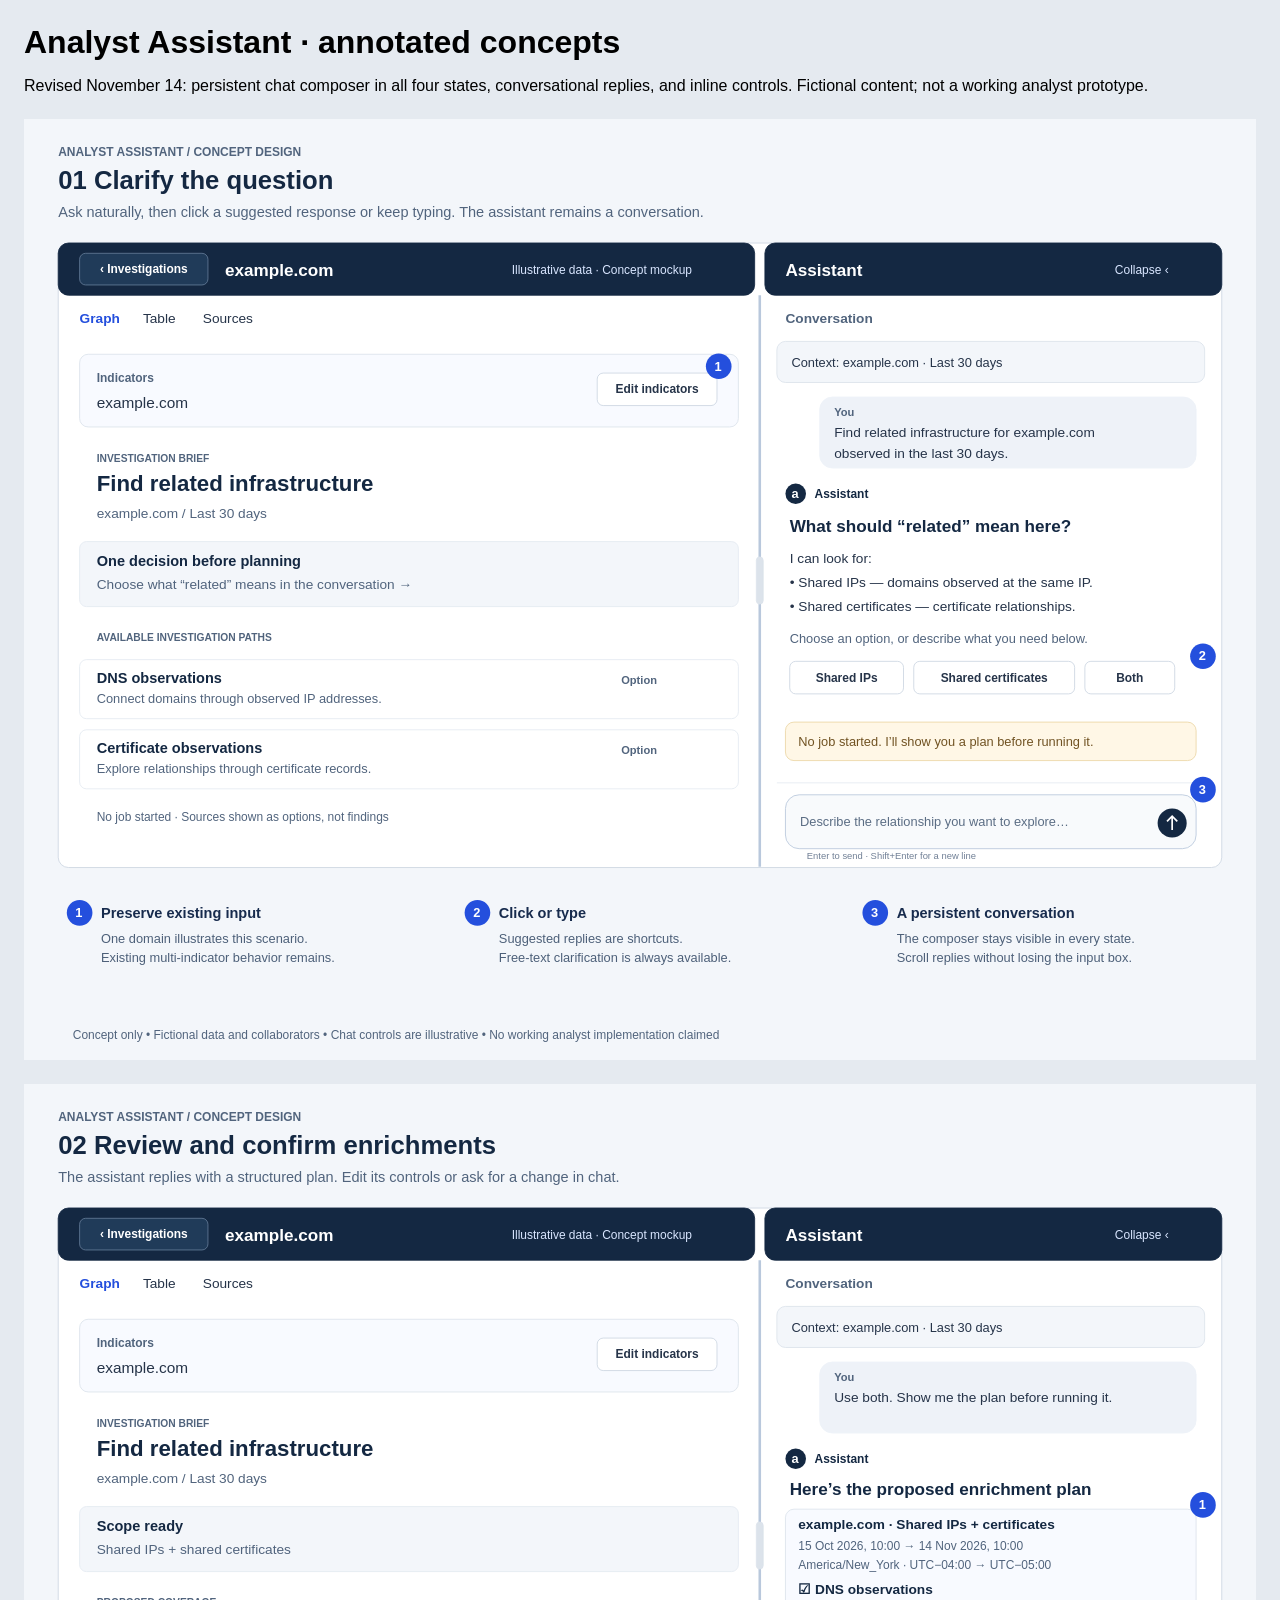
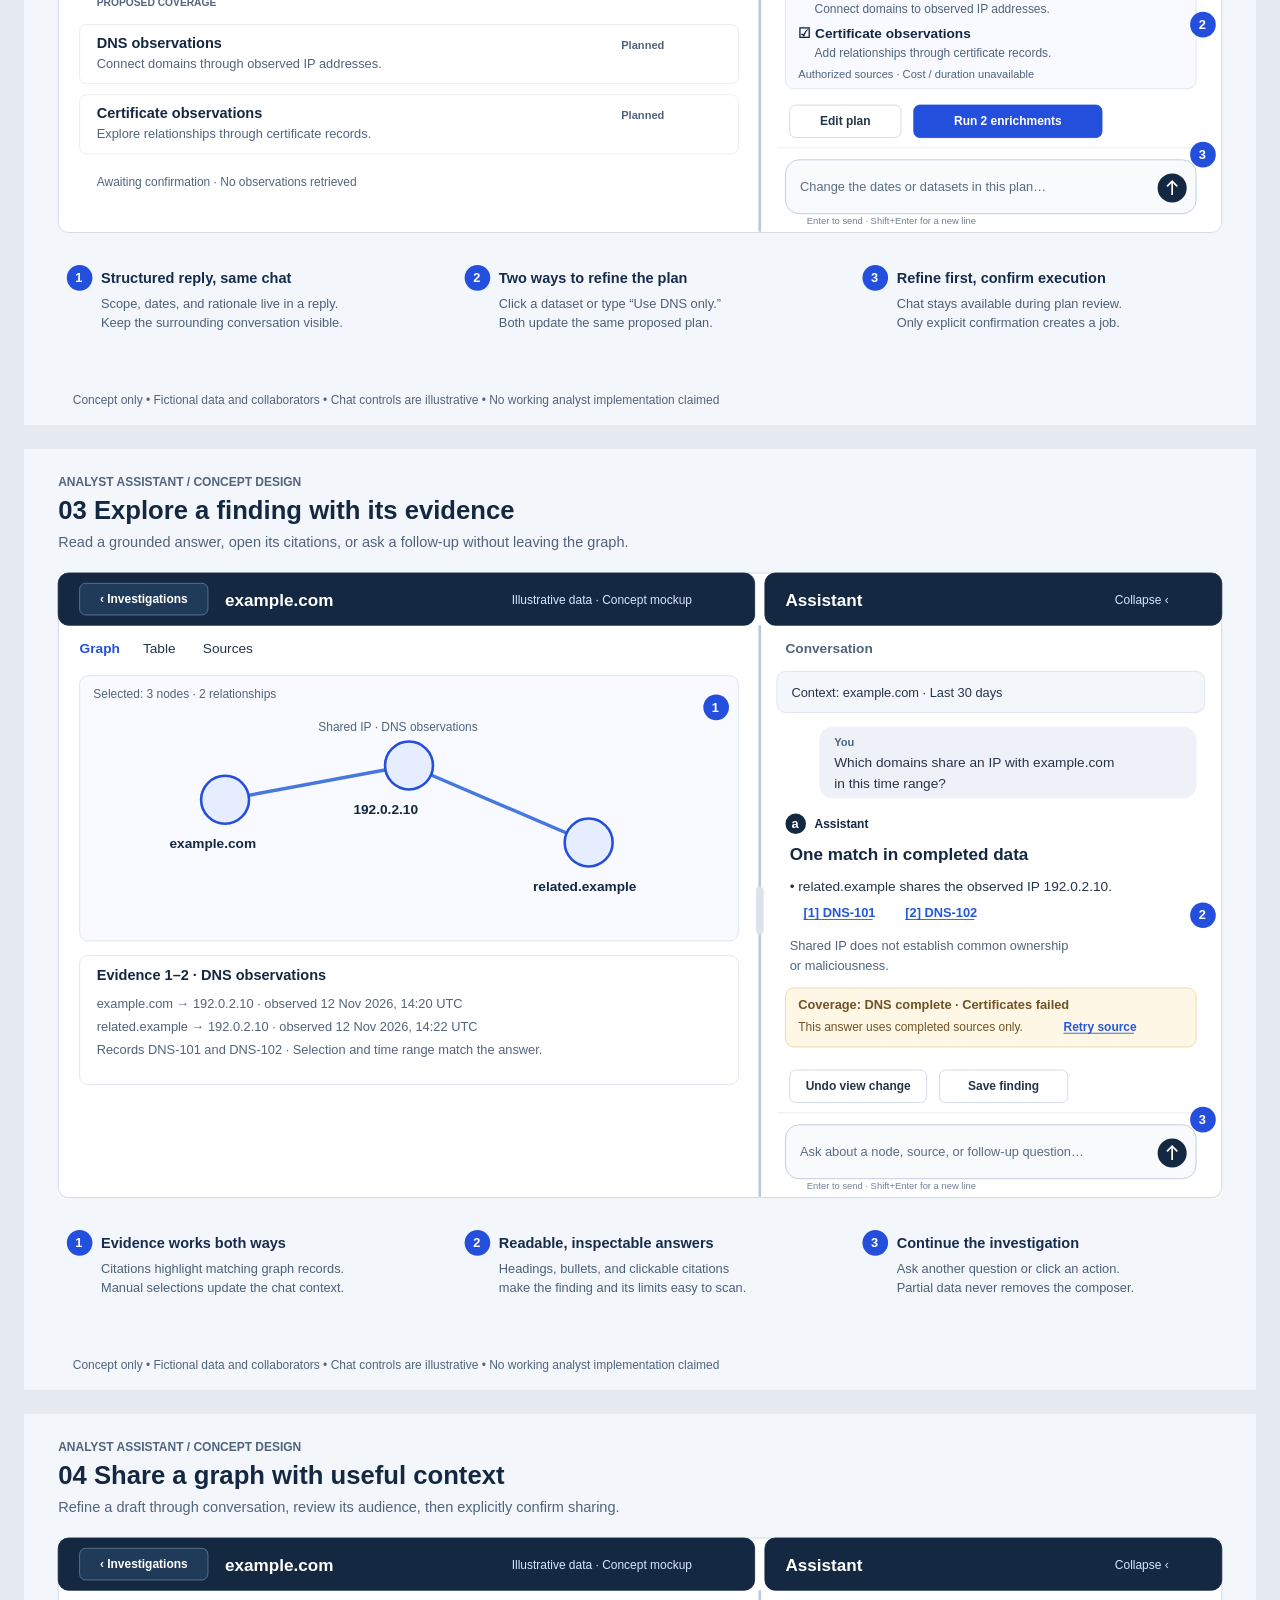
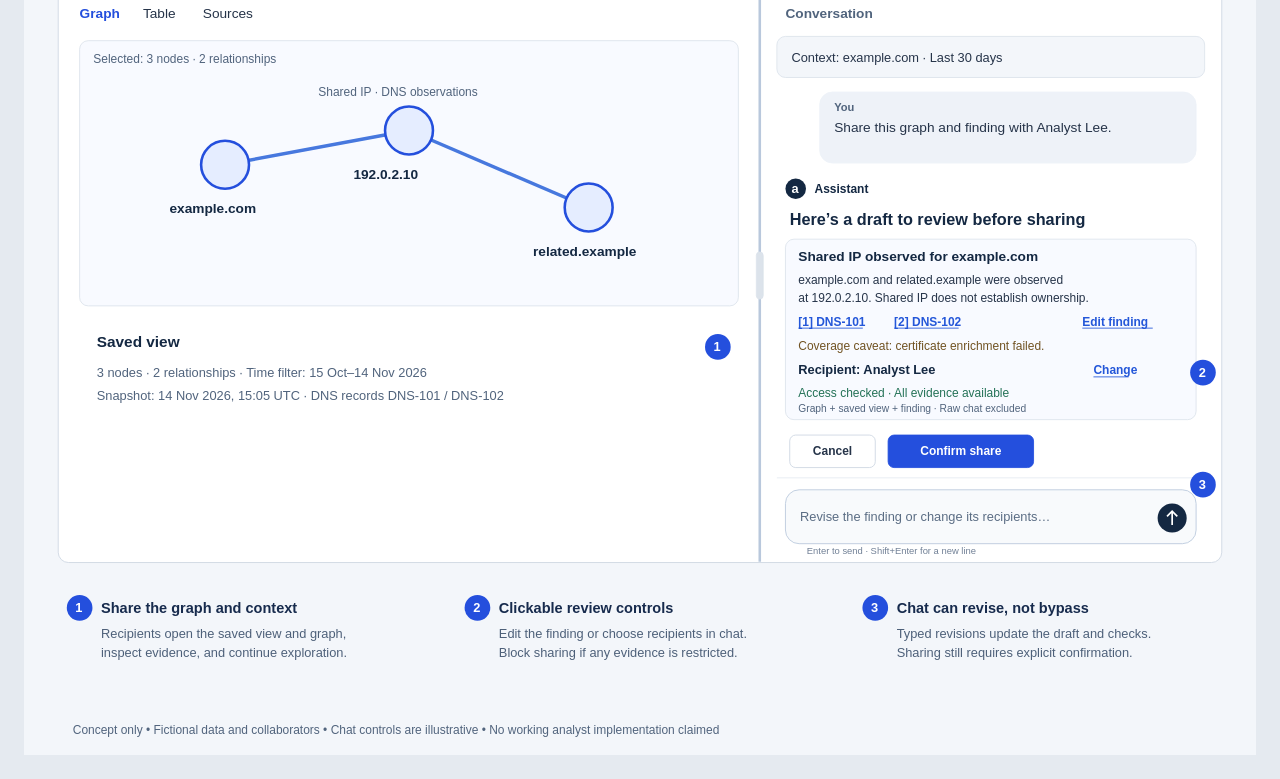
<file: mockups/index.html>
<!doctype html><html lang="en"><meta charset="utf-8"><title>Analyst Assistant — annotated mockups</title><style>body{margin:24px;background:#e5eaf0;font:16px Arial}h1,p{margin:16px auto;max-width:1440px}img{display:block;width:100%;max-width:1440px;height:auto;margin:24px auto;background:white} @media print{img{break-after:page;margin:0}h1,p{display:none}@page{size:landscape;margin:0}}</style><h1>Analyst Assistant · annotated concepts</h1><p>Revised November 14: persistent chat composer in all four states, conversational replies, and inline controls. Fictional content; not a working analyst prototype.</p><img src="01-clarify.svg" alt="01-clarify"><img src="02-review-plan.svg" alt="02-review-plan"><img src="03-evidence-partial.svg" alt="03-evidence-partial"><img src="04-share-graph.svg" alt="04-share-graph"></html>
</file>
